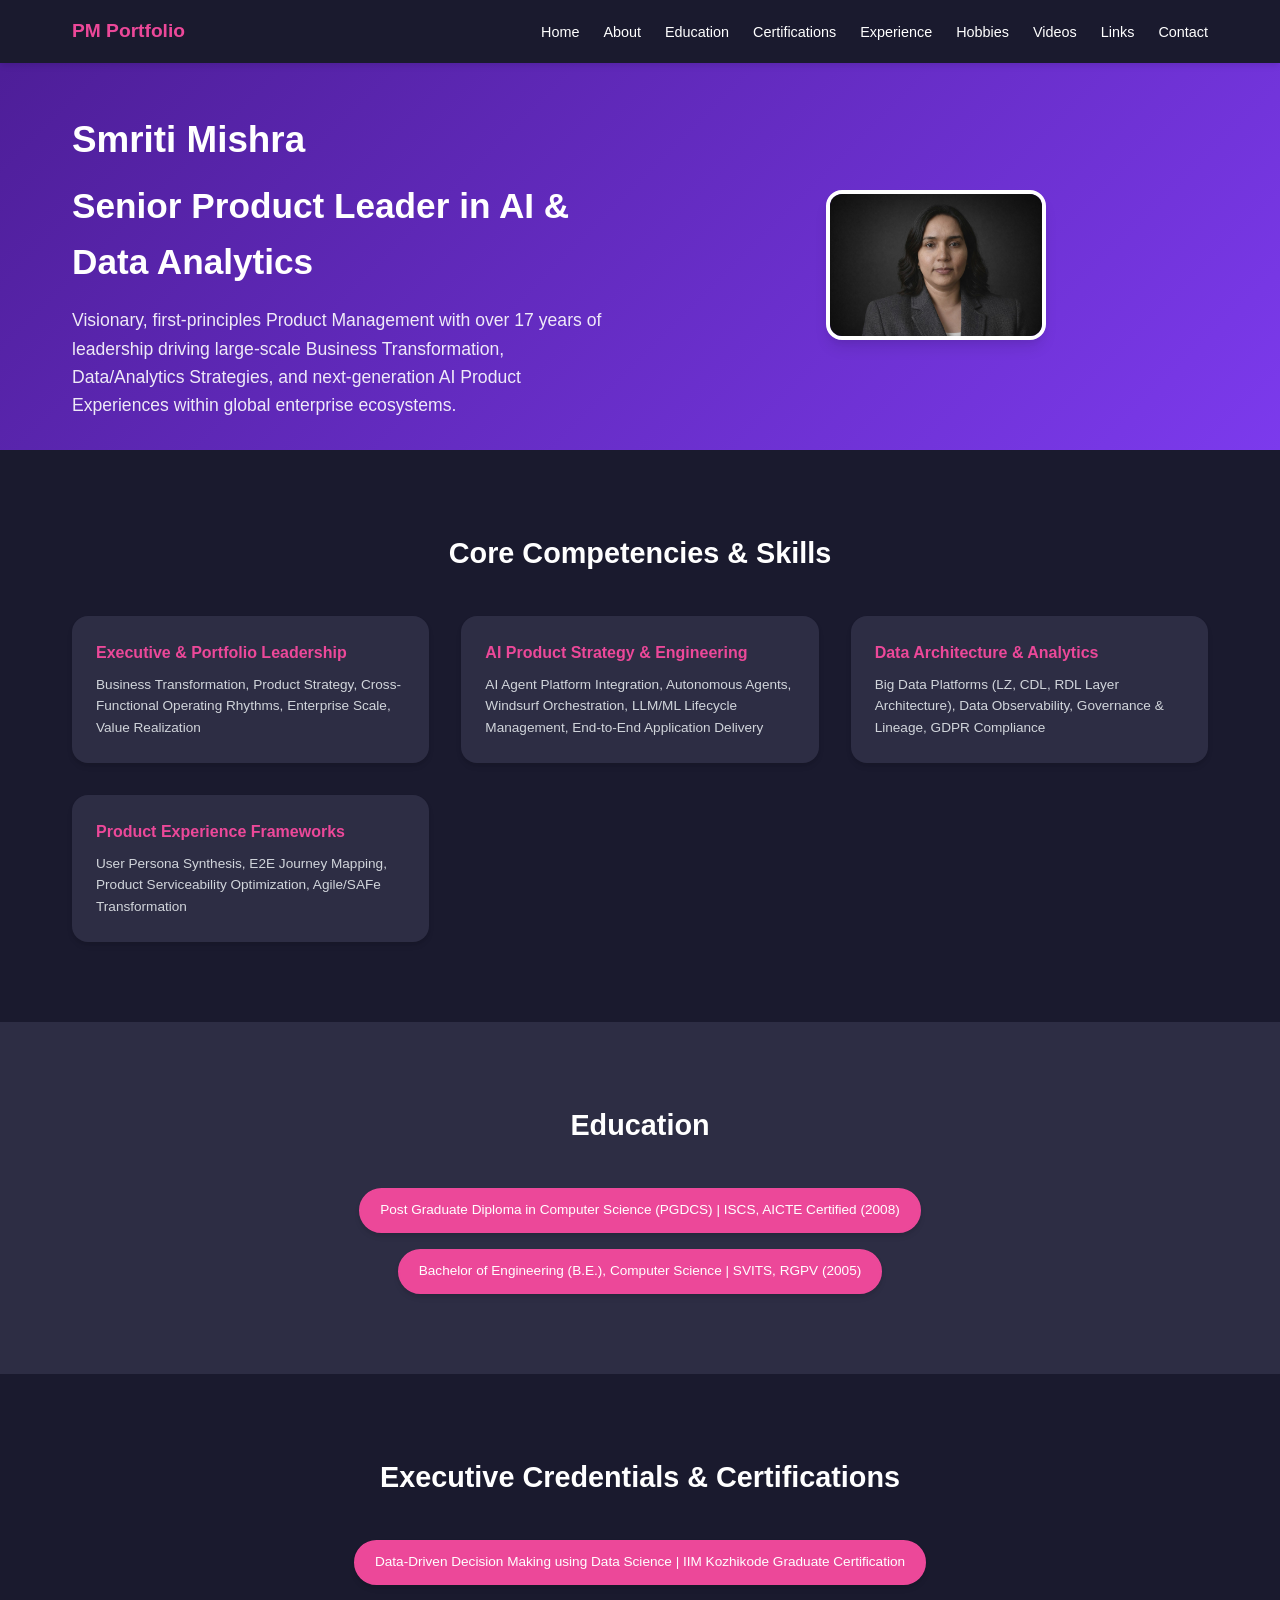
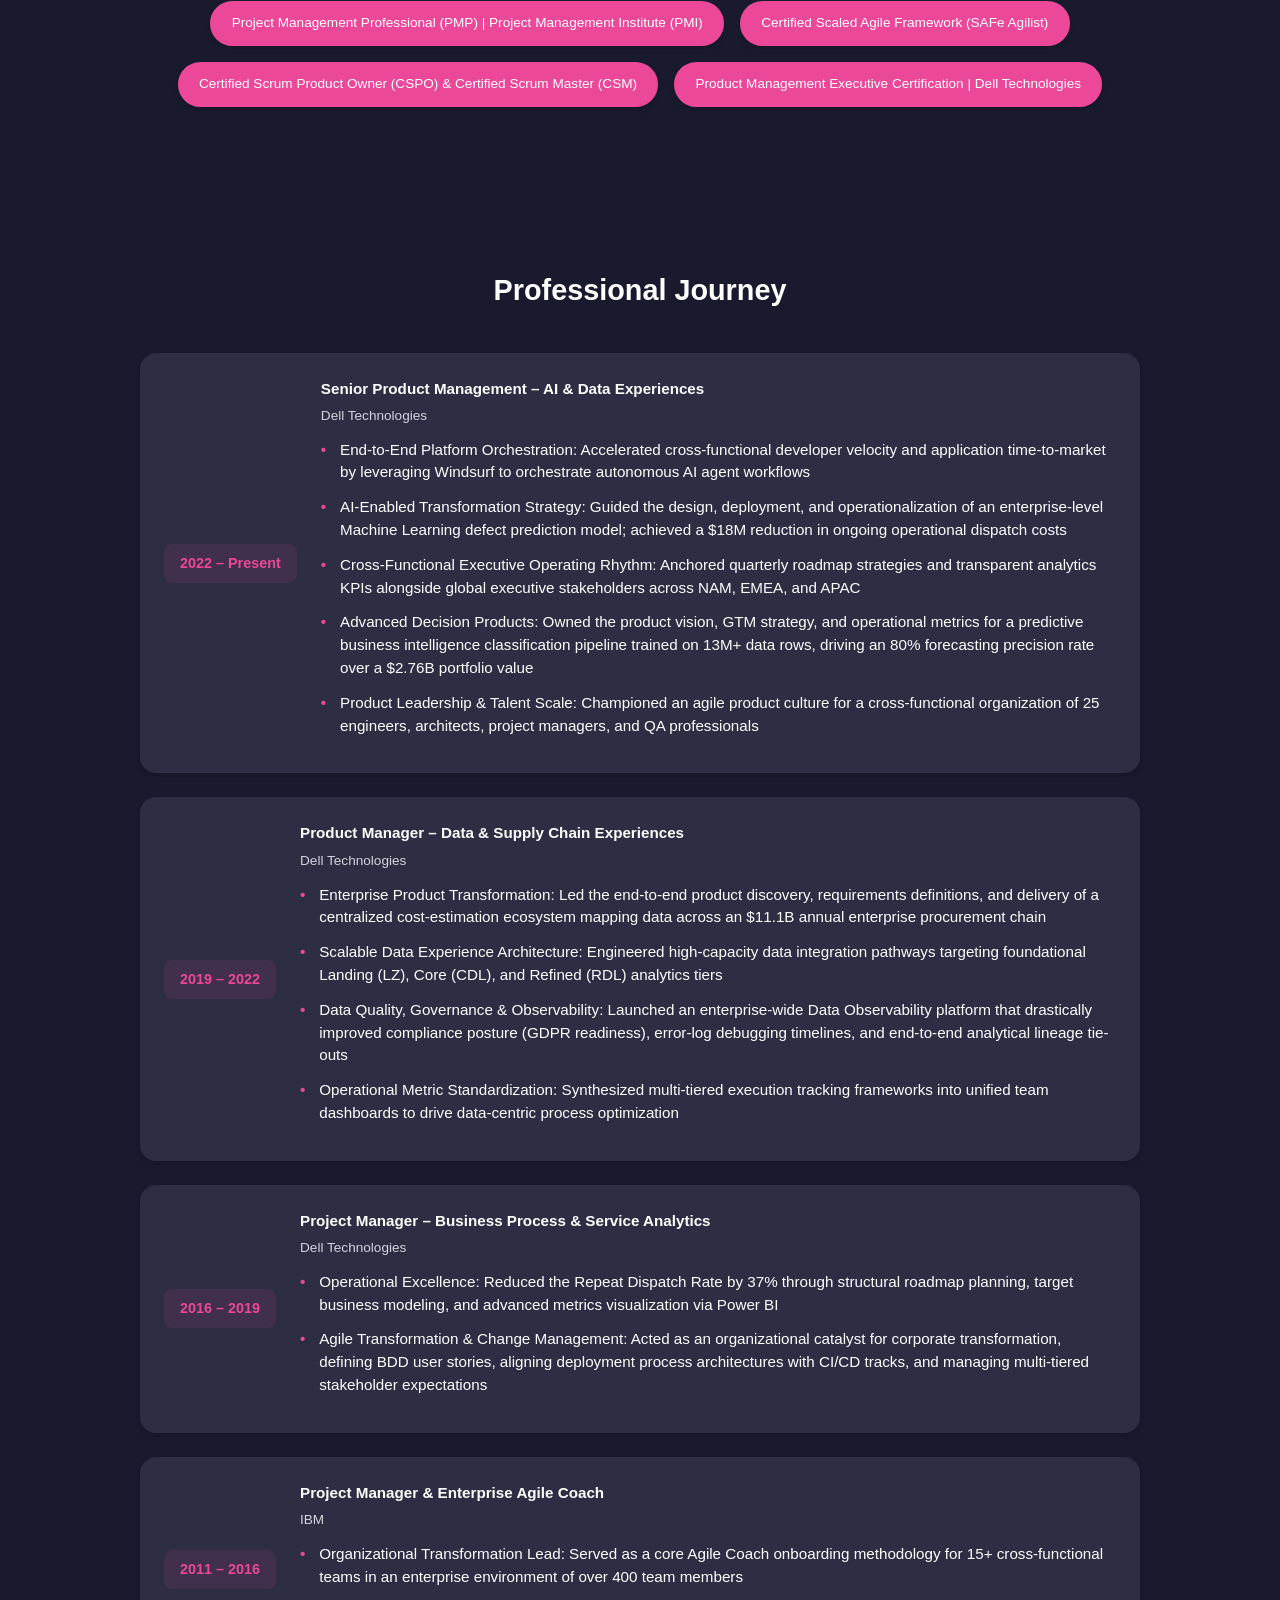
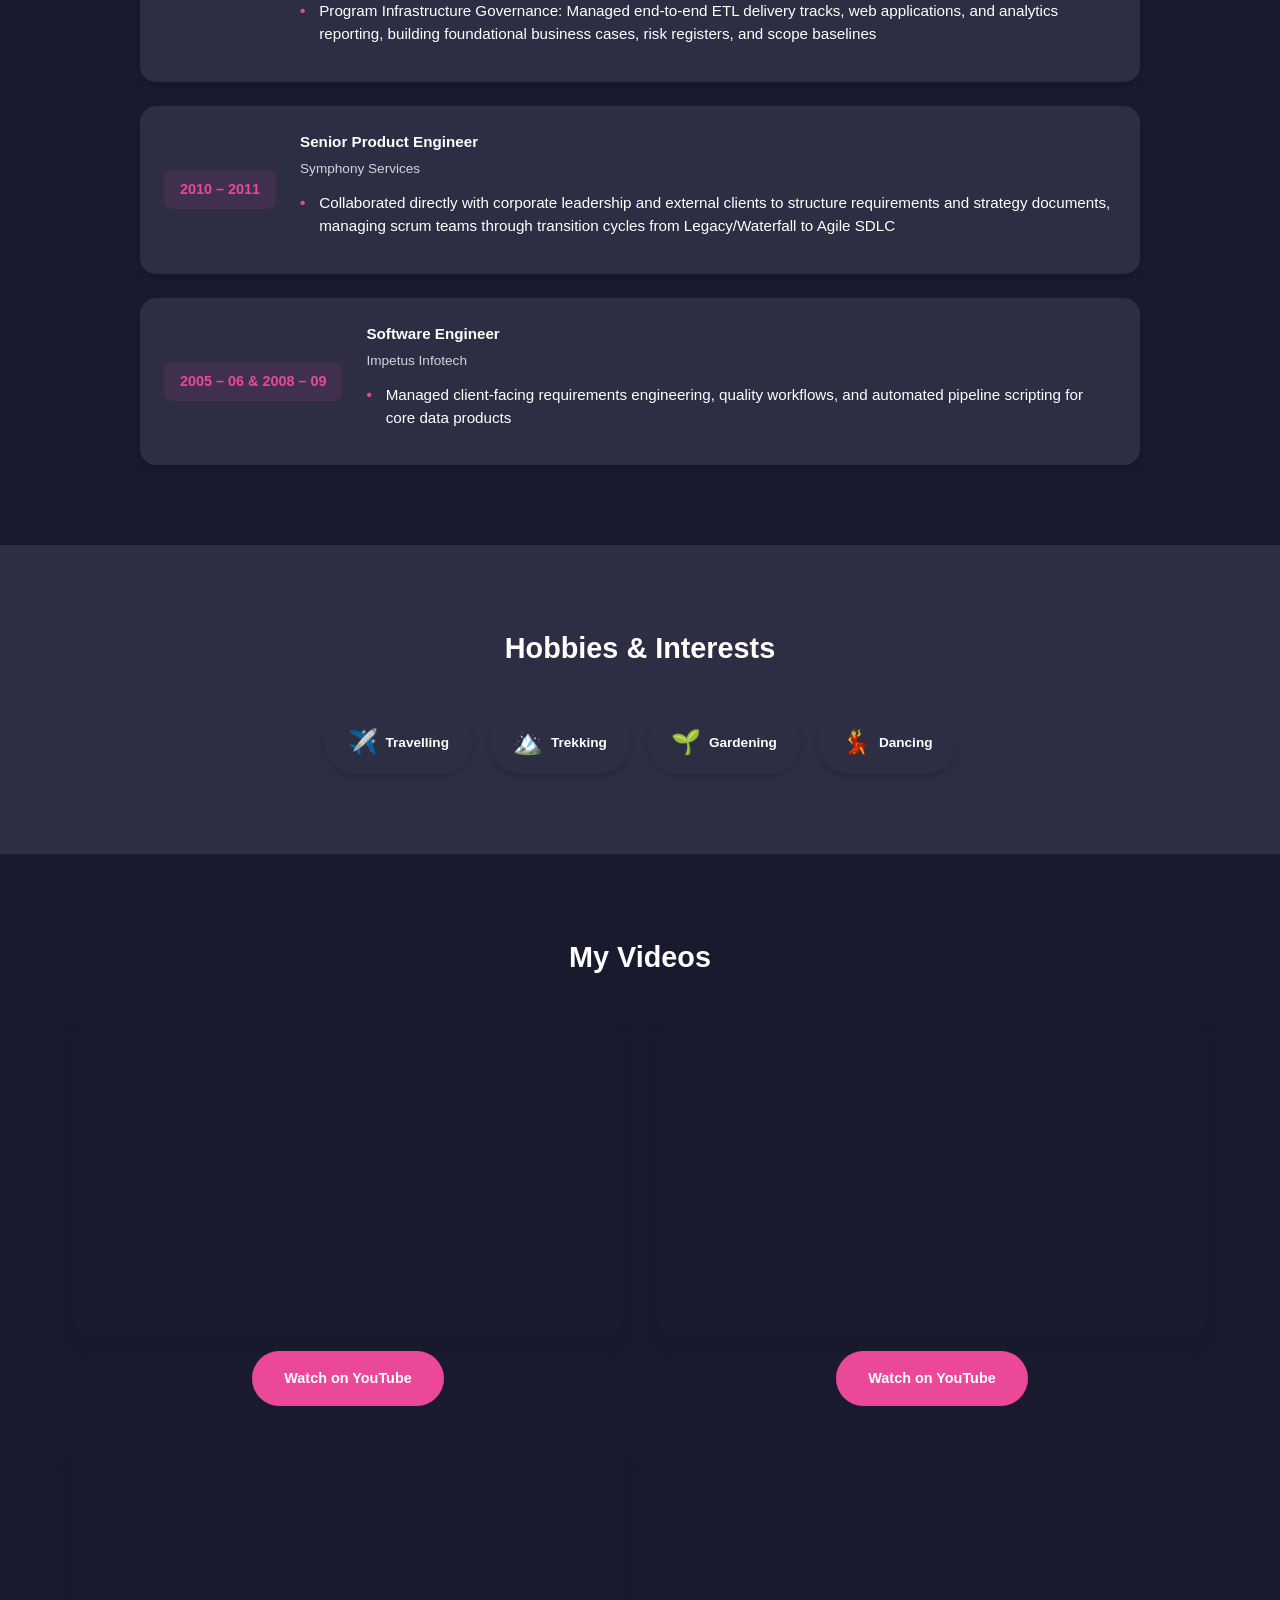
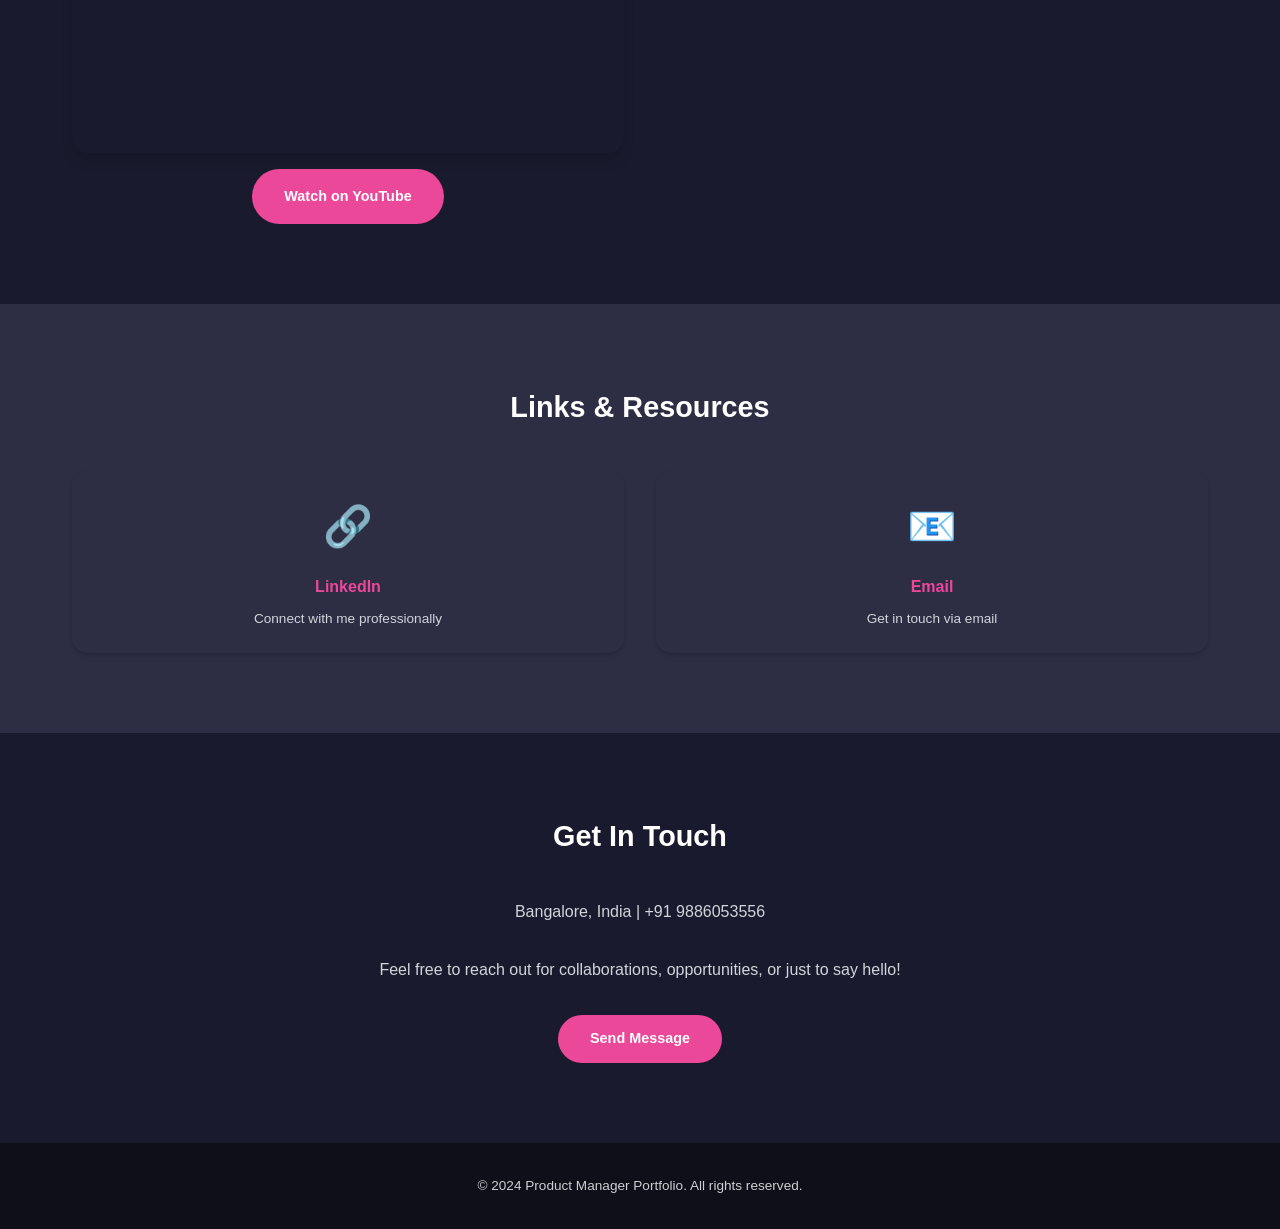
<file: index.html>
<!DOCTYPE html>
<html lang="en">
<head>
    <meta charset="UTF-8">
    <meta name="viewport" content="width=device-width, initial-scale=1.0">
    <title>Product Manager - Data Engineering & Analytics</title>
    <link rel="stylesheet" href="styles.css">
</head>
<body>
    <nav class="navbar">
        <div class="container">
            <div class="nav-brand">PM Portfolio</div>
            <ul class="nav-menu">
                <li><a href="#home">Home</a></li>
                <li><a href="#about">About</a></li>
                <li><a href="#education">Education</a></li>
                <li><a href="#certifications">Certifications</a></li>
                <li><a href="#experience">Experience</a></li>
                <li><a href="#hobbies">Hobbies</a></li>
                <li><a href="#videos">Videos</a></li>
                <li><a href="#links">Links</a></li>
                <li><a href="#contact">Contact</a></li>
            </ul>
        </div>
    </nav>

    <section id="home" class="hero">
        <div class="container">
            <div class="hero-content">
                <h3 class="profile-name">Smriti Mishra</h3>
                <h1 class="hero-title">Senior Product Leader in AI & Data Analytics</h1>
                <p class="hero-subtitle">Visionary, first-principles Product Management with over 17 years of leadership driving large-scale Business Transformation, Data/Analytics Strategies, and next-generation AI Product Experiences within global enterprise ecosystems.</p>
            </div>
            <div class="hero-image">
                <img src="Mypropic.jpg" alt="Profile Picture" class="profile-img">
            </div>
        </div>
    </section>

    <section id="about" class="section">
        <div class="container">
            <h2 class="section-title">Core Competencies & Skills</h2>
            <div class="skills-grid">
                <div class="skill-card">
                    <h3>Executive & Portfolio Leadership</h3>
                    <p>Business Transformation, Product Strategy, Cross-Functional Operating Rhythms, Enterprise Scale, Value Realization</p>
                </div>
                <div class="skill-card">
                    <h3>AI Product Strategy & Engineering</h3>
                    <p>AI Agent Platform Integration, Autonomous Agents, Windsurf Orchestration, LLM/ML Lifecycle Management, End-to-End Application Delivery</p>
                </div>
                <div class="skill-card">
                    <h3>Data Architecture & Analytics</h3>
                    <p>Big Data Platforms (LZ, CDL, RDL Layer Architecture), Data Observability, Governance & Lineage, GDPR Compliance</p>
                </div>
                <div class="skill-card">
                    <h3>Product Experience Frameworks</h3>
                    <p>User Persona Synthesis, E2E Journey Mapping, Product Serviceability Optimization, Agile/SAFe Transformation</p>
                </div>
            </div>
        </div>
    </section>

    <section id="education" class="section alt-bg">
        <div class="container">
            <h2 class="section-title">Education</h2>
            <div class="badges-container">
                <span class="badge">Post Graduate Diploma in Computer Science (PGDCS) | ISCS, AICTE Certified (2008)</span>
                <span class="badge">Bachelor of Engineering (B.E.), Computer Science | SVITS, RGPV (2005)</span>
            </div>
        </div>
    </section>

    <section id="certifications" class="section">
        <div class="container">
            <h2 class="section-title">Executive Credentials & Certifications</h2>
            <div class="badges-container">
                <span class="badge">Data-Driven Decision Making using Data Science | IIM Kozhikode Graduate Certification</span>
                <span class="badge">Project Management Professional (PMP) | Project Management Institute (PMI)</span>
                <span class="badge">Certified Scaled Agile Framework (SAFe Agilist)</span>
                <span class="badge">Certified Scrum Product Owner (CSPO) & Certified Scrum Master (CSM)</span>
                <span class="badge">Product Management Executive Certification | Dell Technologies</span>
            </div>
        </div>
    </section>

    <section id="experience" class="section">
        <div class="container">
            <h2 class="section-title">Professional Journey</h2>
            <div class="timeline">
                <div class="timeline-item">
                    <div class="timeline-year">2022 – Present</div>
                    <div class="timeline-content">
                        <h3>Senior Product Management – AI & Data Experiences</h3>
                        <p>Dell Technologies</p>
                        <ul>
                            <li>End-to-End Platform Orchestration: Accelerated cross-functional developer velocity and application time-to-market by leveraging Windsurf to orchestrate autonomous AI agent workflows</li>
                            <li>AI-Enabled Transformation Strategy: Guided the design, deployment, and operationalization of an enterprise-level Machine Learning defect prediction model; achieved a $18M reduction in ongoing operational dispatch costs</li>
                            <li>Cross-Functional Executive Operating Rhythm: Anchored quarterly roadmap strategies and transparent analytics KPIs alongside global executive stakeholders across NAM, EMEA, and APAC</li>
                            <li>Advanced Decision Products: Owned the product vision, GTM strategy, and operational metrics for a predictive business intelligence classification pipeline trained on 13M+ data rows, driving an 80% forecasting precision rate over a $2.76B portfolio value</li>
                            <li>Product Leadership & Talent Scale: Championed an agile product culture for a cross-functional organization of 25 engineers, architects, project managers, and QA professionals</li>
                        </ul>
                    </div>
                </div>
                <div class="timeline-item">
                    <div class="timeline-year">2019 – 2022</div>
                    <div class="timeline-content">
                        <h3>Product Manager – Data & Supply Chain Experiences</h3>
                        <p>Dell Technologies</p>
                        <ul>
                            <li>Enterprise Product Transformation: Led the end-to-end product discovery, requirements definitions, and delivery of a centralized cost-estimation ecosystem mapping data across an $11.1B annual enterprise procurement chain</li>
                            <li>Scalable Data Experience Architecture: Engineered high-capacity data integration pathways targeting foundational Landing (LZ), Core (CDL), and Refined (RDL) analytics tiers</li>
                            <li>Data Quality, Governance & Observability: Launched an enterprise-wide Data Observability platform that drastically improved compliance posture (GDPR readiness), error-log debugging timelines, and end-to-end analytical lineage tie-outs</li>
                            <li>Operational Metric Standardization: Synthesized multi-tiered execution tracking frameworks into unified team dashboards to drive data-centric process optimization</li>
                        </ul>
                    </div>
                </div>
                <div class="timeline-item">
                    <div class="timeline-year">2016 – 2019</div>
                    <div class="timeline-content">
                        <h3>Project Manager – Business Process & Service Analytics</h3>
                        <p>Dell Technologies</p>
                        <ul>
                            <li>Operational Excellence: Reduced the Repeat Dispatch Rate by 37% through structural roadmap planning, target business modeling, and advanced metrics visualization via Power BI</li>
                            <li>Agile Transformation & Change Management: Acted as an organizational catalyst for corporate transformation, defining BDD user stories, aligning deployment process architectures with CI/CD tracks, and managing multi-tiered stakeholder expectations</li>
                        </ul>
                    </div>
                </div>
                <div class="timeline-item">
                    <div class="timeline-year">2011 – 2016</div>
                    <div class="timeline-content">
                        <h3>Project Manager & Enterprise Agile Coach</h3>
                        <p>IBM</p>
                        <ul>
                            <li>Organizational Transformation Lead: Served as a core Agile Coach onboarding methodology for 15+ cross-functional teams in an enterprise environment of over 400 team members</li>
                            <li>Program Infrastructure Governance: Managed end-to-end ETL delivery tracks, web applications, and analytics reporting, building foundational business cases, risk registers, and scope baselines</li>
                        </ul>
                    </div>
                </div>
                <div class="timeline-item">
                    <div class="timeline-year">2010 – 2011</div>
                    <div class="timeline-content">
                        <h3>Senior Product Engineer</h3>
                        <p>Symphony Services</p>
                        <ul>
                            <li>Collaborated directly with corporate leadership and external clients to structure requirements and strategy documents, managing scrum teams through transition cycles from Legacy/Waterfall to Agile SDLC</li>
                        </ul>
                    </div>
                </div>
                <div class="timeline-item">
                    <div class="timeline-year">2005 – 06 & 2008 – 09</div>
                    <div class="timeline-content">
                        <h3>Software Engineer</h3>
                        <p>Impetus Infotech</p>
                        <ul>
                            <li>Managed client-facing requirements engineering, quality workflows, and automated pipeline scripting for core data products</li>
                        </ul>
                    </div>
                </div>
            </div>
        </div>
    </section>

    <section id="hobbies" class="section alt-bg">
        <div class="container">
            <h2 class="section-title">Hobbies & Interests</h2>
            <div class="hobbies-grid">
                <div class="hobby-card">
                    <div class="hobby-icon">✈️</div>
                    <h3>Travelling</h3>
                </div>
                <div class="hobby-card">
                    <div class="hobby-icon">🏔️</div>
                    <h3>Trekking</h3>
                </div>
                <div class="hobby-card">
                    <div class="hobby-icon">🌱</div>
                    <h3>Gardening</h3>
                </div>
                <div class="hobby-card">
                    <div class="hobby-icon">💃</div>
                    <h3>Dancing</h3>
                </div>
            </div>
        </div>
    </section>

    <section id="videos" class="section">
        <div class="container">
            <h2 class="section-title">My Videos</h2>
            <div class="videos-grid">
                <div class="video-item">
                    <div class="video-container">
                        <iframe 
                            width="560" 
                            height="315" 
                            src="https://www.youtube.com/embed/CSNLWpjMncM" 
                            title="YouTube video player" 
                            frameborder="0" 
                            allow="accelerometer; autoplay; clipboard-write; encrypted-media; gyroscope; picture-in-picture" 
                            allowfullscreen>
                        </iframe>
                    </div>
                    <div class="video-link">
                        <a href="https://youtu.be/CSNLWpjMncM?si=mbvb1TuuiVir0BIC" target="_blank" class="cta-button">
                            Watch on YouTube
                        </a>
                    </div>
                </div>
                <div class="video-item">
                    <div class="video-container">
                        <iframe 
                            width="560" 
                            height="315" 
                            src="https://www.youtube.com/embed/1yFPKN8WwF4" 
                            title="YouTube video player" 
                            frameborder="0" 
                            allow="accelerometer; autoplay; clipboard-write; encrypted-media; gyroscope; picture-in-picture" 
                            allowfullscreen>
                        </iframe>
                    </div>
                    <div class="video-link">
                        <a href="https://www.youtube.com/watch?v=1yFPKN8WwF4" target="_blank" class="cta-button">
                            Watch on YouTube
                        </a>
                    </div>
                </div>
                <div class="video-item">
                    <div class="video-container">
                        <iframe 
                            width="560" 
                            height="315" 
                            src="https://www.youtube.com/embed/O_No6WPu_cI" 
                            title="YouTube video player" 
                            frameborder="0" 
                            allow="accelerometer; autoplay; clipboard-write; encrypted-media; gyroscope; picture-in-picture" 
                            allowfullscreen>
                        </iframe>
                    </div>
                    <div class="video-link">
                        <a href="https://youtu.be/O_No6WPu_cI?si=4Z2Bli6o_mVD7lUH" target="_blank" class="cta-button">
                            Watch on YouTube
                        </a>
                    </div>
                </div>
            </div>
        </div>
    </section>

    <section id="links" class="section alt-bg">
        <div class="container">
            <h2 class="section-title">Links & Resources</h2>
            <div class="links-grid">
                <a href="https://www.linkedin.com/in/the-smriti-mishra/" target="_blank" class="link-card">
                    <div class="link-icon">🔗</div>
                    <h3>LinkedIn</h3>
                    <p>Connect with me professionally</p>
                </a>
                <a href="mailto:smritimishra19@gmail.com" class="link-card">
                    <div class="link-icon">📧</div>
                    <h3>Email</h3>
                    <p>Get in touch via email</p>
                </a>
            </div>
        </div>
    </section>

    <section id="contact" class="section">
        <div class="container">
            <h2 class="section-title">Get In Touch</h2>
            <div class="contact-info">
                <p>Bangalore, India | +91 9886053556</p>
                <p>Feel free to reach out for collaborations, opportunities, or just to say hello!</p>
                <a href="mailto:smritimishra19@gmail.com" class="contact-button">Send Message</a>
            </div>
        </div>
    </section>

    <footer class="footer">
        <div class="container">
            <p>&copy; 2024 Product Manager Portfolio. All rights reserved.</p>
        </div>
    </footer>

    <script src="script.js"></script>
</body>
</html>
</file>
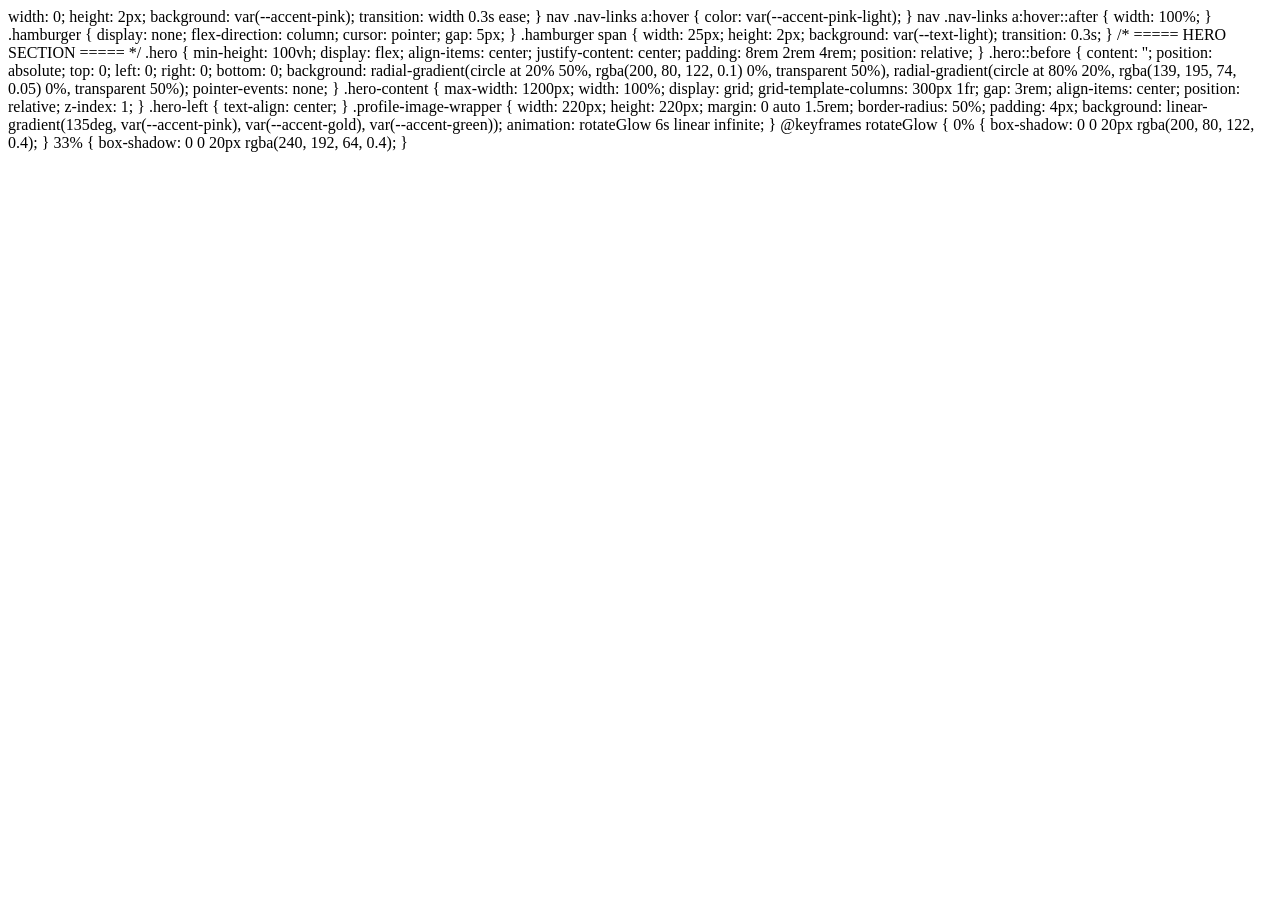
<file: MyApp.html>
<!DOCTYPE html>
            width: 0;
            height: 2px;
            background: var(--accent-pink);
            transition: width 0.3s ease;
        }

        nav .nav-links a:hover {
            color: var(--accent-pink-light);
        }

        nav .nav-links a:hover::after {
            width: 100%;
        }

        .hamburger {
            display: none;
            flex-direction: column;
            cursor: pointer;
            gap: 5px;
        }

        .hamburger span {
            width: 25px;
            height: 2px;
            background: var(--text-light);
            transition: 0.3s;
        }

        /* ===== HERO SECTION ===== */
        .hero {
            min-height: 100vh;
            display: flex;
            align-items: center;
            justify-content: center;
            padding: 8rem 2rem 4rem;
            position: relative;
        }

        .hero::before {
            content: '';
            position: absolute;
            top: 0;
            left: 0;
            right: 0;
            bottom: 0;
            background: radial-gradient(circle at 20% 50%, rgba(200, 80, 122, 0.1) 0%, transparent 50%),
                        radial-gradient(circle at 80% 20%, rgba(139, 195, 74, 0.05) 0%, transparent 50%);
            pointer-events: none;
        }

        .hero-content {
            max-width: 1200px;
            width: 100%;
            display: grid;
            grid-template-columns: 300px 1fr;
            gap: 3rem;
            align-items: center;
            position: relative;
            z-index: 1;
        }

        .hero-left {
            text-align: center;
        }

        .profile-image-wrapper {
            width: 220px;
            height: 220px;
            margin: 0 auto 1.5rem;
            border-radius: 50%;
            padding: 4px;
            background: linear-gradient(135deg, var(--accent-pink), var(--accent-gold), var(--accent-green));
            animation: rotateGlow 6s linear infinite;
        }

        @keyframes rotateGlow {
            0% { box-shadow: 0 0 20px rgba(200, 80, 122, 0.4); }
            33% { box-shadow: 0 0 20px rgba(240, 192, 64, 0.4); }
</html>
</file>
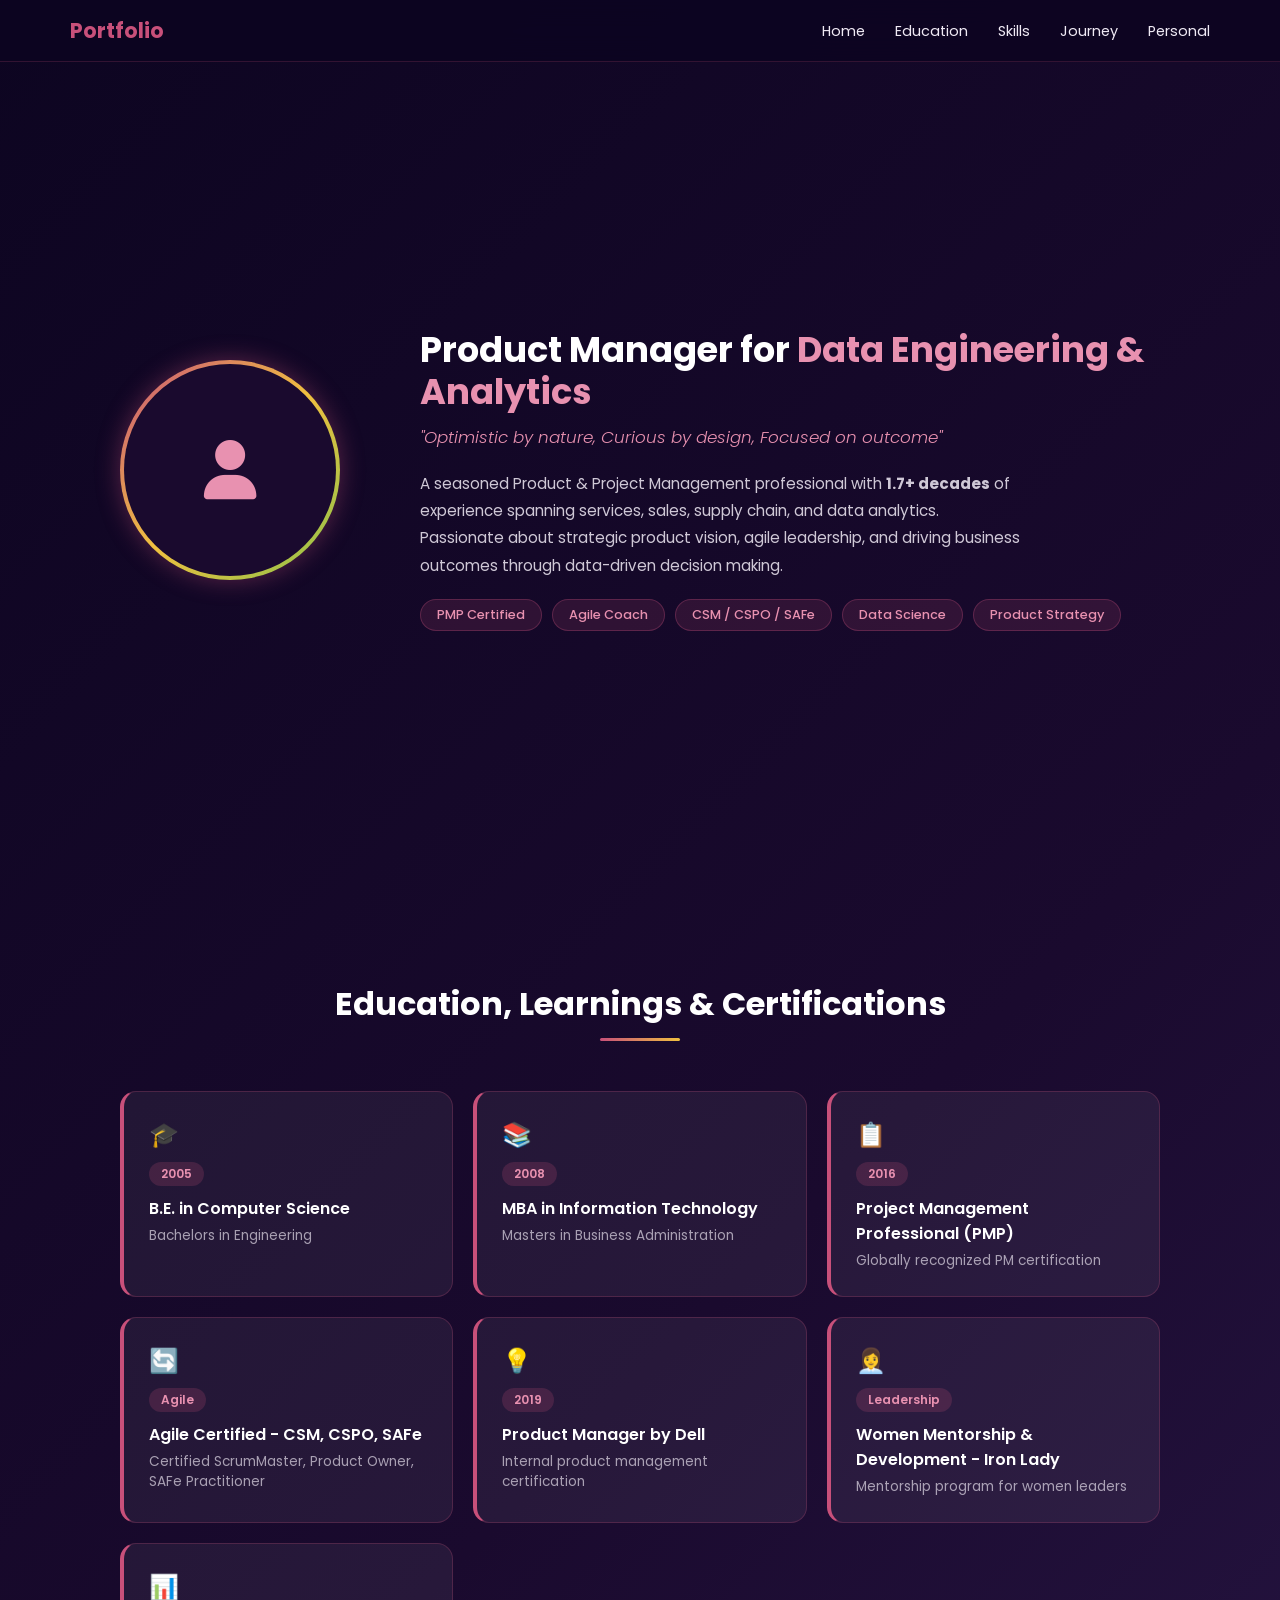
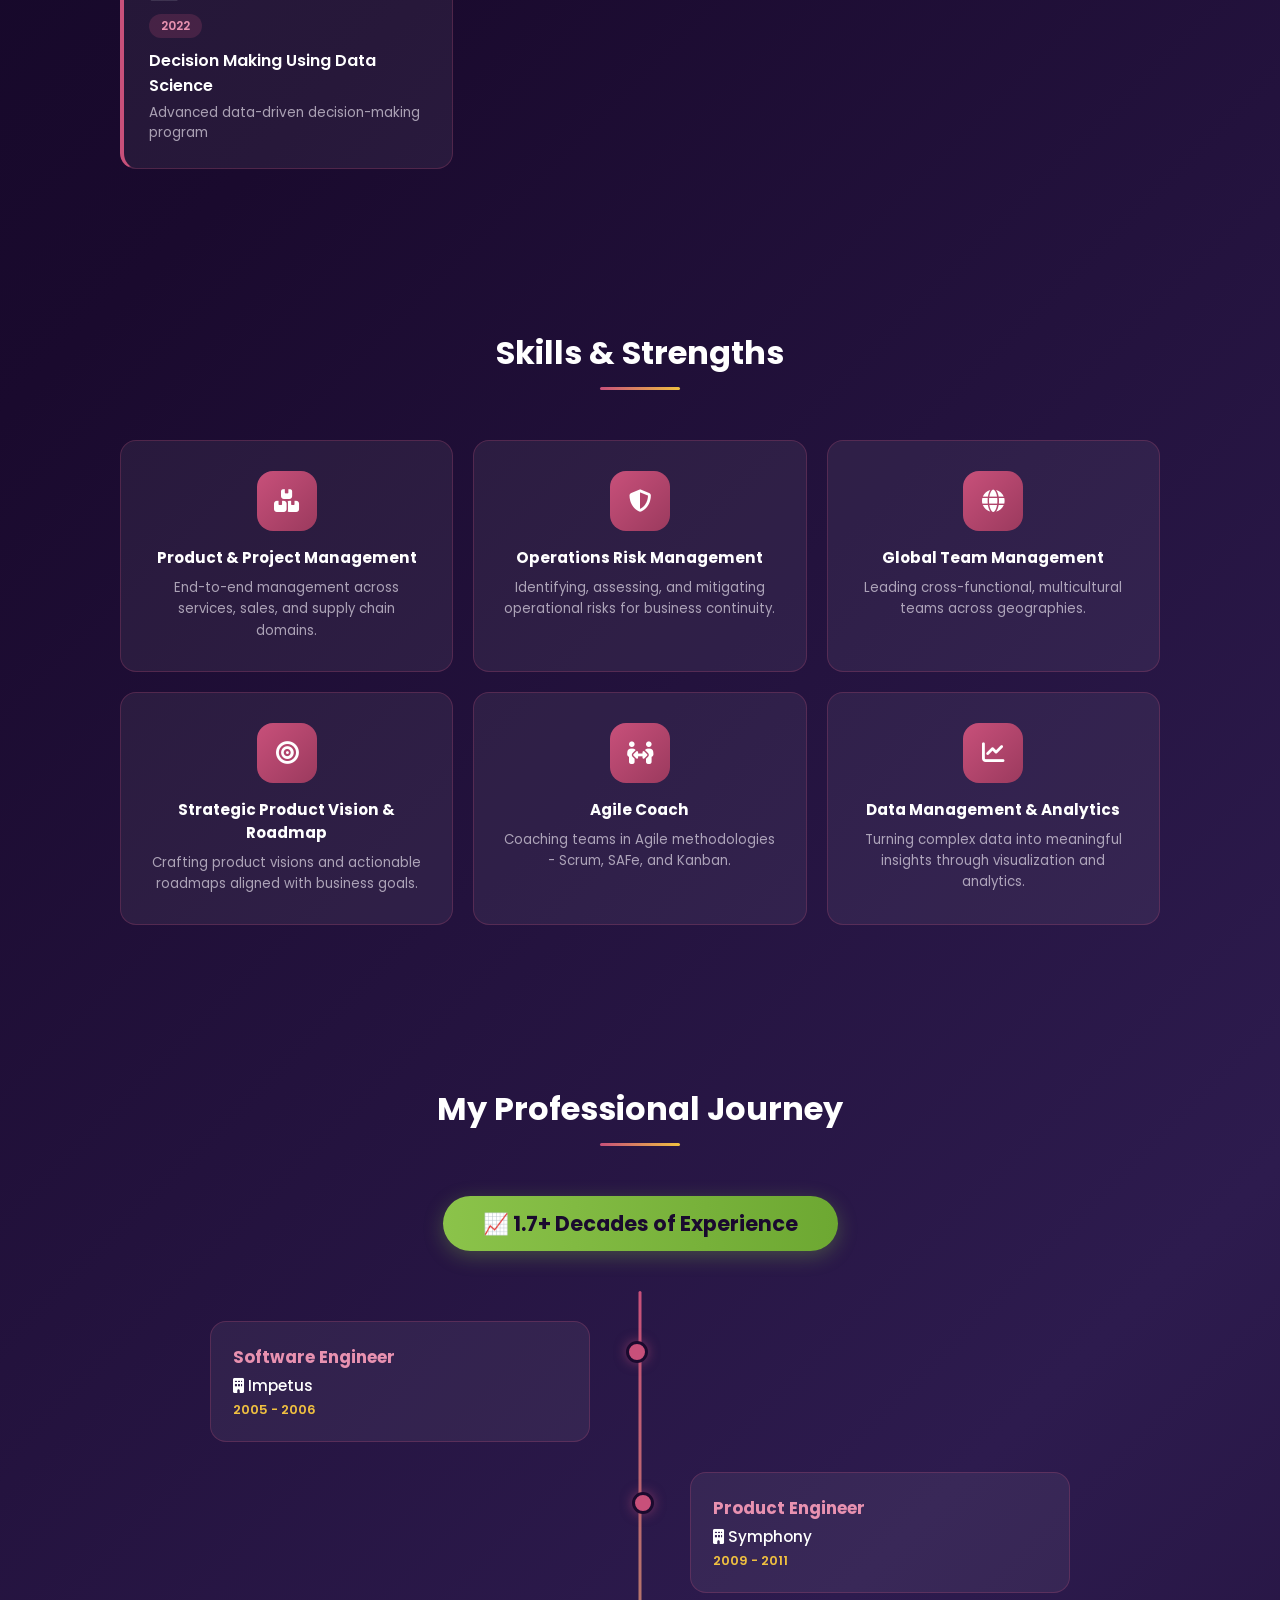
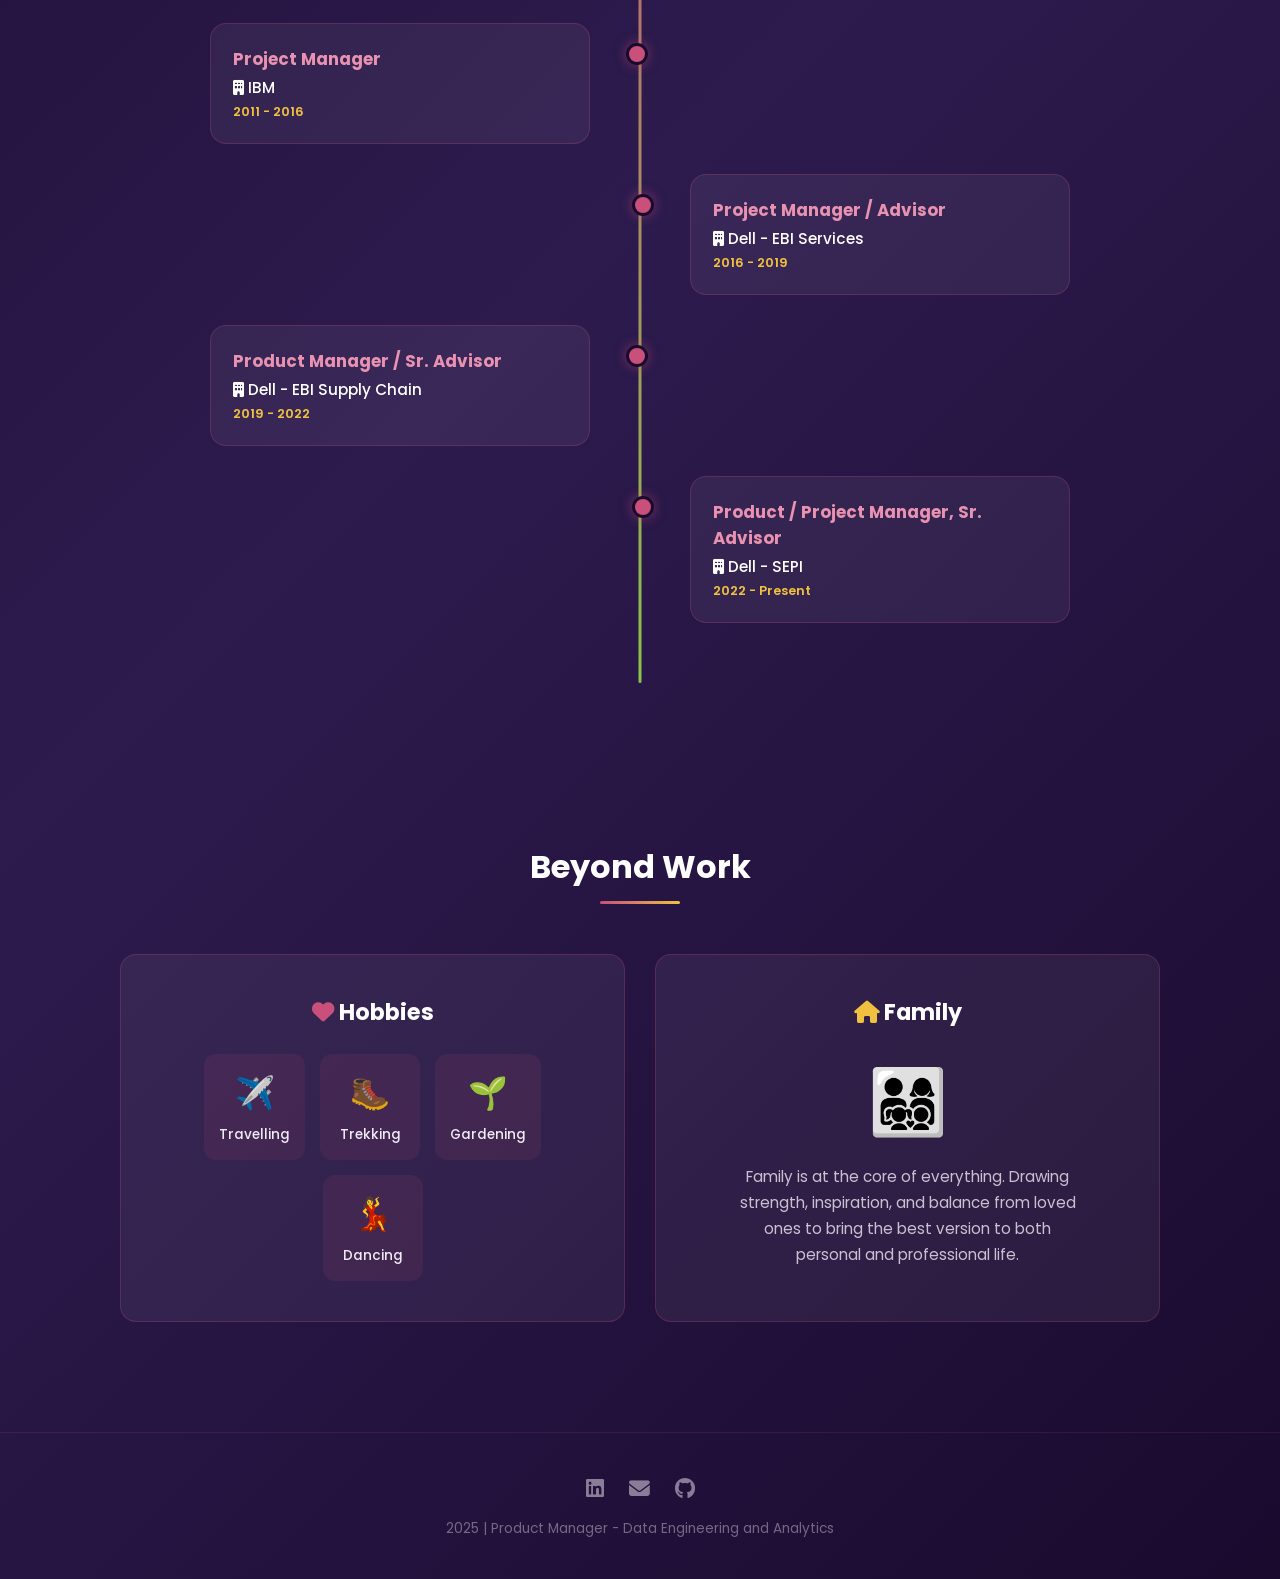
<file: MyPage.html>
<!DOCTYPE html>
                        <html lang="en">
                        <head>
                            <meta charset="UTF-8">
                            <meta name="viewport" content="width=device-width, initial-scale=1.0">
							<style>
								body {
									background-color: white; /* Ensure the iframe has a white background */
								}

								
							</style>
                        </head>
                        <body>
                            <!DOCTYPE html>
<html lang="en">
<head>
<meta charset="UTF-8">
<meta name="viewport" content="width=device-width, initial-scale=1.0">
<title>Product Manager - Data Engineering and Analytics</title>
<link href="https://fonts.googleapis.com/css2?family=Poppins:wght@300;400;500;600;700;800&display=swap" rel="stylesheet">
<link rel="stylesheet" href="https://cdnjs.cloudflare.com/ajax/libs/font-awesome/6.4.0/css/all.min.css">
<style>
* {
  margin: 0;
  padding: 0;
  box-sizing: border-box;
}

html {
  scroll-behavior: smooth;
}

body {
  font-family: Poppins, sans-serif;
  background: linear-gradient(135deg, #0d0521, #1a0a2e, #2d1b4e, #1a0a2e);
  color: #f0eaf5;
  min-height: 100vh;
}

/* NAVBAR */
nav {
  position: fixed;
  top: 0;
  width: 100%;
  z-index: 1000;
  background: rgba(13,5,33,0.95);
  backdrop-filter: blur(20px);
  border-bottom: 1px solid rgba(200,80,122,0.2);
}

.nav-container {
  max-width: 1200px;
  margin: 0 auto;
  padding: 15px 30px;
  display: flex;
  justify-content: space-between;
  align-items: center;
}

.logo {
  font-size: 1.3rem;
  color: #c8507a;
  font-weight: 700;
}

.nav-links {
  display: flex;
  list-style: none;
  gap: 30px;
}

.nav-links a {
  color: #f0eaf5;
  text-decoration: none;
  font-size: 0.9rem;
  transition: color 0.3s;
}

.nav-links a:hover {
  color: #e891b0;
}

.hamburger {
  display: none;
  flex-direction: column;
  cursor: pointer;
  gap: 5px;
}

.hamburger span {
  width: 25px;
  height: 2px;
  background: #f0eaf5;
}

/* HERO */
.hero {
  min-height: 100vh;
  display: flex;
  align-items: center;
  justify-content: center;
  padding: 120px 30px 60px;
}

.hero-content {
  max-width: 1100px;
  width: 100%;
  display: grid;
  grid-template-columns: 280px 1fr;
  gap: 50px;
  align-items: center;
}

.hero-left {
  text-align: center;
}

.profile-ring {
  width: 220px;
  height: 220px;
  margin: 0 auto 20px;
  border-radius: 50%;
  padding: 4px;
  background: linear-gradient(135deg, #c8507a, #f0c040, #8bc34a);
  box-shadow: 0 0 25px rgba(200,80,122,0.4);
}

.profile-ring .inner {
  width: 100%;
  height: 100%;
  border-radius: 50%;
  background: #1a0a2e;
  display: flex;
  align-items: center;
  justify-content: center;
  font-size: 60px;
  color: #e891b0;
  overflow: hidden;
}

.profile-ring .inner img {
  width: 100%;
  height: 100%;
  object-fit: cover;
  border-radius: 50%;
}

.hero-right h1 {
  font-size: 2.2rem;
  line-height: 1.2;
  margin-bottom: 10px;
  color: #ffffff;
}

.hero-right h1 span {
  color: #e891b0;
}

.tagline {
  font-size: 1.05rem;
  color: #e891b0;
  font-style: italic;
  font-weight: 300;
  margin-bottom: 20px;
}

.summary {
  font-size: 0.95rem;
  line-height: 1.8;
  opacity: 0.85;
  max-width: 600px;
}

.badges {
  display: flex;
  flex-wrap: wrap;
  gap: 10px;
  margin-top: 20px;
}

.badges span {
  background: rgba(200,80,122,0.15);
  border: 1px solid rgba(200,80,122,0.3);
  color: #e891b0;
  padding: 6px 16px;
  border-radius: 50px;
  font-size: 0.8rem;
  font-weight: 500;
}

/* SECTIONS */
.section {
  padding: 80px 30px;
  max-width: 1100px;
  margin: 0 auto;
}

.section-title {
  text-align: center;
  margin-bottom: 50px;
}

.section-title h2 {
  font-size: 2rem;
  color: #ffffff;
  margin-bottom: 10px;
}

.section-title .line {
  width: 80px;
  height: 3px;
  background: linear-gradient(90deg, #c8507a, #f0c040);
  margin: 0 auto;
  border-radius: 2px;
}

/* EDUCATION CARDS */
.edu-grid {
  display: grid;
  grid-template-columns: repeat(auto-fit, minmax(300px, 1fr));
  gap: 20px;
}

.edu-card {
  background: rgba(255,255,255,0.06);
  border: 1px solid rgba(200,80,122,0.25);
  border-radius: 16px;
  padding: 25px;
  border-left: 4px solid #c8507a;
  transition: transform 0.3s, box-shadow 0.3s;
}

.edu-card:hover {
  transform: translateY(-5px);
  box-shadow: 0 15px 40px rgba(200,80,122,0.15);
}

.edu-card .year-badge {
  display: inline-block;
  background: rgba(200,80,122,0.2);
  color: #e891b0;
  padding: 3px 12px;
  border-radius: 50px;
  font-size: 0.75rem;
  font-weight: 600;
  margin-bottom: 10px;
}

.edu-card .emoji {
  font-size: 1.5rem;
  margin-bottom: 8px;
}

.edu-card h3 {
  font-size: 1rem;
  color: #ffffff;
  font-weight: 600;
  margin-bottom: 5px;
}

.edu-card p {
  color: #f0eaf5;
  opacity: 0.65;
  font-size: 0.85rem;
}

/* SKILLS */
.skills-grid {
  display: grid;
  grid-template-columns: repeat(auto-fit, minmax(260px, 1fr));
  gap: 20px;
}

.skill-card {
  background: rgba(255,255,255,0.06);
  border: 1px solid rgba(200,80,122,0.25);
  border-radius: 16px;
  padding: 30px;
  text-align: center;
  transition: transform 0.3s, box-shadow 0.3s;
}

.skill-card:hover {
  transform: translateY(-5px);
  box-shadow: 0 15px 40px rgba(200,80,122,0.15);
  border-color: #c8507a;
}

.skill-icon-box {
  width: 60px;
  height: 60px;
  background: linear-gradient(135deg, #c8507a, #9b3a5e);
  border-radius: 16px;
  display: flex;
  align-items: center;
  justify-content: center;
  margin: 0 auto 15px;
  font-size: 1.4rem;
  color: #ffffff;
}

.skill-card h3 {
  font-size: 0.95rem;
  color: #ffffff;
  margin-bottom: 8px;
}

.skill-card p {
  font-size: 0.83rem;
  color: #f0eaf5;
  opacity: 0.65;
  line-height: 1.6;
}

/* TIMELINE */
.decade-badge {
  text-align: center;
  margin-bottom: 40px;
}

.decade-badge span {
  display: inline-block;
  background: linear-gradient(90deg, #8bc34a, #6da832);
  color: #1a0a2e;
  padding: 12px 40px;
  border-radius: 50px;
  font-size: 1.3rem;
  font-weight: 700;
  box-shadow: 0 5px 20px rgba(139,195,74,0.3);
}

.timeline {
  position: relative;
  padding: 30px 0;
}

.timeline::before {
  content: "";
  position: absolute;
  top: 0;
  left: 50%;
  transform: translateX(-50%);
  width: 3px;
  height: 100%;
  background: linear-gradient(180deg, #c8507a, #8bc34a);
  border-radius: 2px;
}

.tl-item {
  display: flex;
  width: 50%;
  margin-bottom: 30px;
  position: relative;
}

.tl-item.left {
  justify-content: flex-end;
  padding-right: 50px;
}

.tl-item.right {
  justify-content: flex-start;
  margin-left: 50%;
  padding-left: 50px;
}

.tl-item::after {
  content: "";
  position: absolute;
  top: 20px;
  width: 16px;
  height: 16px;
  background: #c8507a;
  border: 3px solid #1a0a2e;
  border-radius: 50%;
  z-index: 2;
  box-shadow: 0 0 12px rgba(200,80,122,0.5);
}

.tl-item.left::after {
  right: -8px;
}

.tl-item.right::after {
  left: -8px;
}

.tl-card {
  background: rgba(255,255,255,0.06);
  border: 1px solid rgba(200,80,122,0.25);
  border-radius: 16px;
  padding: 22px;
  max-width: 380px;
  width: 100%;
  transition: transform 0.3s, box-shadow 0.3s;
}

.tl-card:hover {
  transform: translateY(-3px);
  box-shadow: 0 10px 30px rgba(200,80,122,0.15);
  border-color: #c8507a;
}

.tl-card .role {
  font-size: 1.05rem;
  font-weight: 700;
  color: #e891b0;
  margin-bottom: 4px;
}

.tl-card .company {
  font-size: 0.95rem;
  color: #ffffff;
  font-weight: 500;
  margin-bottom: 4px;
}

.tl-card .duration {
  font-size: 0.8rem;
  color: #f0c040;
  font-weight: 600;
}

/* PERSONAL */
.personal-grid {
  display: grid;
  grid-template-columns: 1fr 1fr;
  gap: 30px;
}

.personal-card {
  background: rgba(255,255,255,0.06);
  border: 1px solid rgba(200,80,122,0.25);
  border-radius: 16px;
  padding: 40px;
  text-align: center;
  transition: transform 0.3s;
}

.personal-card:hover {
  transform: translateY(-5px);
  box-shadow: 0 15px 40px rgba(200,80,122,0.12);
}

.personal-card h3 {
  font-size: 1.4rem;
  color: #ffffff;
  margin-bottom: 25px;
}

.hobbies-flex {
  display: flex;
  flex-wrap: wrap;
  justify-content: center;
  gap: 15px;
}

.hobby {
  display: flex;
  flex-direction: column;
  align-items: center;
  gap: 8px;
  padding: 15px;
  background: rgba(200,80,122,0.1);
  border-radius: 12px;
  min-width: 100px;
  transition: background 0.3s, transform 0.3s;
}

.hobby:hover {
  background: rgba(200,80,122,0.2);
  transform: scale(1.05);
}

.hobby .h-icon {
  font-size: 2rem;
}

.hobby span {
  font-size: 0.85rem;
  font-weight: 500;
}

.family-content {
  display: flex;
  flex-direction: column;
  align-items: center;
  gap: 15px;
}

.family-big-icon {
  font-size: 4rem;
}

.family-content p {
  font-size: 0.95rem;
  opacity: 0.8;
  line-height: 1.7;
  max-width: 350px;
}

/* FOOTER */
footer {
  text-align: center;
  padding: 40px 30px;
  border-top: 1px solid rgba(200,80,122,0.15);
  margin-top: 30px;
}

.social-links {
  display: flex;
  justify-content: center;
  gap: 25px;
  margin-bottom: 15px;
}

.social-links a {
  color: #f0eaf5;
  opacity: 0.5;
  font-size: 1.3rem;
  transition: all 0.3s;
  text-decoration: none;
}

.social-links a:hover {
  color: #c8507a;
  opacity: 1;
  transform: translateY(-3px);
}

footer p {
  color: #f0eaf5;
  opacity: 0.4;
  font-size: 0.85rem;
}

/* ANIMATIONS */
.fade-in {
  opacity: 0;
  transform: translateY(30px);
  transition: all 0.6s ease;
}

.fade-in.visible {
  opacity: 1;
  transform: translateY(0);
}

/* RESPONSIVE */
@media (max-width: 768px) {
  .nav-links {
    display: none;
    position: absolute;
    top: 100%;
    left: 0;
    right: 0;
    background: rgba(13,5,33,0.98);
    flex-direction: column;
    padding: 20px 30px;
    gap: 15px;
    border-bottom: 1px solid rgba(200,80,122,0.2);
  }

  .nav-links.active {
    display: flex;
  }

  .hamburger {
    display: flex;
  }

  .hero-content {
    grid-template-columns: 1fr;
    text-align: center;
  }

  .summary {
    margin: 0 auto;
  }

  .badges {
    justify-content: center;
  }

  .hero-right h1 {
    font-size: 1.7rem;
  }

  .timeline::before {
    left: 20px;
  }

  .tl-item.left,
  .tl-item.right {
    width: 100%;
    margin-left: 0;
    padding-left: 55px;
    padding-right: 0;
    justify-content: flex-start;
  }

  .tl-item.left::after,
  .tl-item.right::after {
    left: 12px;
    right: auto;
  }

  .personal-grid {
    grid-template-columns: 1fr;
  }

  .edu-grid {
    grid-template-columns: 1fr;
  }
}
</style>
</head>
<body>

<!-- NAVBAR -->
<nav>
  <div class="nav-container">
    <div class="logo">Portfolio</div>
    <ul class="nav-links" id="navLinks">
      <li><a href="#home">Home</a></li>
      <li><a href="#education">Education</a></li>
      <li><a href="#skills">Skills</a></li>
      <li><a href="#journey">Journey</a></li>
      <li><a href="#personal">Personal</a></li>
    </ul>
    <div class="hamburger" id="hamburger">
      <span></span>
      <span></span>
      <span></span>
    </div>
  </div>
</nav>

<!-- HERO -->
<section class="hero" id="home">
  <div class="hero-content">
    <div class="hero-left">
      <div class="profile-ring">
        <div class="inner">
          <!-- Replace the icon below with your photo:
               <img src="your-photo.jpg" alt="Profile Photo"> -->
          <i class="fas fa-user"></i>
        </div>
      </div>
    </div>
    <div class="hero-right">
      <h1>Product Manager for <span>Data Engineering &amp; Analytics</span></h1>
      <p class="tagline">"Optimistic by nature, Curious by design, Focused on outcome"</p>
      <p class="summary">A seasoned Product &amp; Project Management professional with <strong>1.7+ decades</strong> of experience spanning services, sales, supply chain, and data analytics. Passionate about strategic product vision, agile leadership, and driving business outcomes through data-driven decision making.</p>
      <div class="badges">
        <span>PMP Certified</span>
        <span>Agile Coach</span>
        <span>CSM / CSPO / SAFe</span>
        <span>Data Science</span>
        <span>Product Strategy</span>
      </div>
    </div>
  </div>
</section>

<!-- EDUCATION -->
<section class="section" id="education">
  <div class="section-title fade-in">
    <h2>Education, Learnings &amp; Certifications</h2>
    <div class="line"></div>
  </div>
  <div class="edu-grid">
    <div class="edu-card fade-in">
      <div class="emoji">&#127891;</div>
      <span class="year-badge">2005</span>
      <h3>B.E. in Computer Science</h3>
      <p>Bachelors in Engineering</p>
    </div>
    <div class="edu-card fade-in">
      <div class="emoji">&#128218;</div>
      <span class="year-badge">2008</span>
      <h3>MBA in Information Technology</h3>
      <p>Masters in Business Administration</p>
    </div>
    <div class="edu-card fade-in">
      <div class="emoji">&#128203;</div>
      <span class="year-badge">2016</span>
      <h3>Project Management Professional (PMP)</h3>
      <p>Globally recognized PM certification</p>
    </div>
    <div class="edu-card fade-in">
      <div class="emoji">&#128260;</div>
      <span class="year-badge">Agile</span>
      <h3>Agile Certified - CSM, CSPO, SAFe</h3>
      <p>Certified ScrumMaster, Product Owner, SAFe Practitioner</p>
    </div>
    <div class="edu-card fade-in">
      <div class="emoji">&#128161;</div>
      <span class="year-badge">2019</span>
      <h3>Product Manager by Dell</h3>
      <p>Internal product management certification</p>
    </div>
    <div class="edu-card fade-in">
      <div class="emoji">&#128105;&#8205;&#128188;</div>
      <span class="year-badge">Leadership</span>
      <h3>Women Mentorship &amp; Development - Iron Lady</h3>
      <p>Mentorship program for women leaders</p>
    </div>
    <div class="edu-card fade-in">
      <div class="emoji">&#128202;</div>
      <span class="year-badge">2022</span>
      <h3>Decision Making Using Data Science</h3>
      <p>Advanced data-driven decision-making program</p>
    </div>
  </div>
</section>

<!-- SKILLS -->
<section class="section" id="skills">
  <div class="section-title fade-in">
    <h2>Skills &amp; Strengths</h2>
    <div class="line"></div>
  </div>
  <div class="skills-grid">
    <div class="skill-card fade-in">
      <div class="skill-icon-box"><i class="fas fa-boxes-stacked"></i></div>
      <h3>Product &amp; Project Management</h3>
      <p>End-to-end management across services, sales, and supply chain domains.</p>
    </div>
    <div class="skill-card fade-in">
      <div class="skill-icon-box"><i class="fas fa-shield-halved"></i></div>
      <h3>Operations Risk Management</h3>
      <p>Identifying, assessing, and mitigating operational risks for business continuity.</p>
    </div>
    <div class="skill-card fade-in">
      <div class="skill-icon-box"><i class="fas fa-globe"></i></div>
      <h3>Global Team Management</h3>
      <p>Leading cross-functional, multicultural teams across geographies.</p>
    </div>
    <div class="skill-card fade-in">
      <div class="skill-icon-box"><i class="fas fa-bullseye"></i></div>
      <h3>Strategic Product Vision &amp; Roadmap</h3>
      <p>Crafting product visions and actionable roadmaps aligned with business goals.</p>
    </div>
    <div class="skill-card fade-in">
      <div class="skill-icon-box"><i class="fas fa-people-arrows"></i></div>
      <h3>Agile Coach</h3>
      <p>Coaching teams in Agile methodologies - Scrum, SAFe, and Kanban.</p>
    </div>
    <div class="skill-card fade-in">
      <div class="skill-icon-box"><i class="fas fa-chart-line"></i></div>
      <h3>Data Management &amp; Analytics</h3>
      <p>Turning complex data into meaningful insights through visualization and analytics.</p>
    </div>
  </div>
</section>

<!-- PROFESSIONAL JOURNEY -->
<section class="section" id="journey">
  <div class="section-title fade-in">
    <h2>My Professional Journey</h2>
    <div class="line"></div>
  </div>
  <div class="decade-badge fade-in">
    <span>&#128200; 1.7+ Decades of Experience</span>
  </div>
  <div class="timeline">
    <div class="tl-item left fade-in">
      <div class="tl-card">
        <div class="role">Software Engineer</div>
        <div class="company"><i class="fas fa-building"></i> Impetus</div>
        <div class="duration">2005 - 2006</div>
      </div>
    </div>
    <div class="tl-item right fade-in">
      <div class="tl-card">
        <div class="role">Product Engineer</div>
        <div class="company"><i class="fas fa-building"></i> Symphony</div>
        <div class="duration">2009 - 2011</div>
      </div>
    </div>
    <div class="tl-item left fade-in">
      <div class="tl-card">
        <div class="role">Project Manager</div>
        <div class="company"><i class="fas fa-building"></i> IBM</div>
        <div class="duration">2011 - 2016</div>
      </div>
    </div>
    <div class="tl-item right fade-in">
      <div class="tl-card">
        <div class="role">Project Manager / Advisor</div>
        <div class="company"><i class="fas fa-building"></i> Dell - EBI Services</div>
        <div class="duration">2016 - 2019</div>
      </div>
    </div>
    <div class="tl-item left fade-in">
      <div class="tl-card">
        <div class="role">Product Manager / Sr. Advisor</div>
        <div class="company"><i class="fas fa-building"></i> Dell - EBI Supply Chain</div>
        <div class="duration">2019 - 2022</div>
      </div>
    </div>
    <div class="tl-item right fade-in">
      <div class="tl-card">
        <div class="role">Product / Project Manager, Sr. Advisor</div>
        <div class="company"><i class="fas fa-building"></i> Dell - SEPI</div>
        <div class="duration">2022 - Present</div>
      </div>
    </div>
  </div>
</section>

<!-- PERSONAL -->
<section class="section" id="personal">
  <div class="section-title fade-in">
    <h2>Beyond Work</h2>
    <div class="line"></div>
  </div>
  <div class="personal-grid">
    <div class="personal-card fade-in">
      <h3><i class="fas fa-heart" style="color:#c8507a"></i> Hobbies</h3>
      <div class="hobbies-flex">
        <div class="hobby">
          <span class="h-icon">&#9992;&#65039;</span>
          <span>Travelling</span>
        </div>
        <div class="hobby">
          <span class="h-icon">&#129406;</span>
          <span>Trekking</span>
        </div>
        <div class="hobby">
          <span class="h-icon">&#127793;</span>
          <span>Gardening</span>
        </div>
        <div class="hobby">
          <span class="h-icon">&#128131;</span>
          <span>Dancing</span>
        </div>
      </div>
    </div>
    <div class="personal-card fade-in">
      <h3><i class="fas fa-home" style="color:#f0c040"></i> Family</h3>
      <div class="family-content">
        <div class="family-big-icon">&#128104;&#8205;&#128105;&#8205;&#128103;&#8205;&#128102;</div>
        <p>Family is at the core of everything. Drawing strength, inspiration, and balance from loved ones to bring the best version to both personal and professional life.</p>
      </div>
    </div>
  </div>
</section>

<!-- FOOTER -->
<footer>
  <div class="social-links">
    <a href="#" title="LinkedIn"><i class="fab fa-linkedin"></i></a>
    <a href="#" title="Email"><i class="fas fa-envelope"></i></a>
    <a href="#" title="GitHub"><i class="fab fa-github"></i></a>
  </div>
  <p>2025 | Product Manager - Data Engineering and Analytics</p>
</footer>

<!-- JAVASCRIPT -->
<script>
// Mobile nav toggle
document.getElementById('hamburger').addEventListener('click', function() {
  document.getElementById('navLinks').classList.toggle('active');
});

// Close mobile nav on link click
var links = document.querySelectorAll('.nav-links a');
for (var i = 0; i < links.length; i++) {
  links[i].addEventListener('click', function() {
    document.getElementById('navLinks').classList.remove('active');
  });
}

// Scroll fade-in animation
var fadeEls = document.querySelectorAll('.fade-in');

var observer = new IntersectionObserver(function(entries) {
  for (var i = 0; i < entries.length; i++) {
    if (entries[i].isIntersecting) {
      entries[i].target.classList.add('visible');
      observer.unobserve(entries[i].target);
    }
  }
}, { threshold: 0.1, rootMargin: '0px 0px -50px 0px' });

for (var i = 0; i < fadeEls.length; i++) {
  observer.observe(fadeEls[i]);
}
</script>

</body>
</html>

							<script>
                            	
							</script>
                        </body>
                        </html>
</file>
<file: styles.css>
* {
    margin: 0;
    padding: 0;
    box-sizing: border-box;
}

:root {
    --primary-color: #ec4899;
    --secondary-color: #db2777;
    --text-color: #1f2937;
    --text-light: #6b7280;
    --bg-color: #ffffff;
    --bg-alt: #f3f4f6;
    --border-color: #e5e7eb;
    --shadow: 0 4px 6px -1px rgba(0, 0, 0, 0.1), 0 2px 4px -1px rgba(0, 0, 0, 0.06);
    --shadow-lg: 0 10px 15px -3px rgba(0, 0, 0, 0.1), 0 4px 6px -2px rgba(0, 0, 0, 0.05);
}

body {
    font-family: -apple-system, BlinkMacSystemFont, 'Segoe UI', Roboto, 'Helvetica Neue', Arial, sans-serif;
    line-height: 1.6;
    color: var(--text-color);
    background-color: #1a1a2e;
}

.container {
    max-width: 1200px;
    margin: 0 auto;
    padding: 0 2rem;
}

/* Navigation */
.navbar {
    background: #1a1a2e;
    box-shadow: var(--shadow);
    position: fixed;
    top: 0;
    width: 100%;
    z-index: 1000;
}

.navbar .container {
    display: flex;
    justify-content: space-between;
    align-items: center;
    padding: 1rem 2rem;
}

.nav-brand {
    font-size: 1.2rem;
    font-weight: 700;
    color: var(--primary-color);
}

.nav-menu {
    display: flex;
    list-style: none;
    gap: 1.5rem;
}

.nav-menu a {
    text-decoration: none;
    color: white;
    font-weight: 500;
    font-size: 0.9rem;
    transition: color 0.3s ease;
}

.nav-menu a:hover {
    color: var(--primary-color);
}

/* Hero Section */
.hero {
    min-height: 50vh;
    display: flex;
    align-items: center;
    background: linear-gradient(135deg, #4c1d95 0%, #7c3aed 100%);
    color: white;
    padding-top: 80px;
}

.hero .container {
    display: grid;
    grid-template-columns: 1fr 1fr;
    gap: 4rem;
    align-items: center;
}

.hero-content {
    text-align: left;
    max-width: 100%;
}

.hero-image {
    display: flex;
    justify-content: center;
    align-items: center;
}

.profile-img {
    max-width: 250px;
    width: 100%;
    border-radius: 1rem;
    border: 4px solid white;
    box-shadow: var(--shadow-lg);
    object-fit: cover;
}

.profile-name {
    color: white;
    font-size: 2.5rem;
    font-weight: 700;
    text-align: left;
    margin-top: 0;
    margin-bottom: 0.5rem;
}

.hero-title {
    font-size: 1.8rem;
    font-weight: 700;
    margin-bottom: 1rem;
}

.hero-subtitle {
    font-size: 1.1rem;
    margin-bottom: 0;
    opacity: 0.9;
}

.cta-button {
    display: inline-block;
    background: white;
    color: var(--primary-color);
    padding: 1rem 2rem;
    text-decoration: none;
    border-radius: 50px;
    font-weight: 600;
    transition: transform 0.3s ease, box-shadow 0.3s ease;
}

.cta-button:hover {
    transform: translateY(-2px);
    box-shadow: var(--shadow-lg);
}

/* Sections */
.section {
    padding: 5rem 0;
}

.section-title {
    font-size: 1.8rem;
    font-weight: 700;
    text-align: center;
    margin-bottom: 2.5rem;
    color: white;
}

.alt-bg {
    background-color: #2d2d44;
}

/* Skills Section */
.skills-grid {
    display: grid;
    grid-template-columns: repeat(auto-fit, minmax(300px, 1fr));
    gap: 2rem;
}

.skill-card {
    background: #2d2d44;
    padding: 1.5rem;
    border-radius: 1rem;
    box-shadow: var(--shadow);
    transition: transform 0.3s ease, box-shadow 0.3s ease;
}

.skill-card:hover {
    transform: translateY(-5px);
    box-shadow: var(--shadow-lg);
}

.skill-card h3 {
    font-size: 1rem;
    margin-bottom: 0.5rem;
    color: var(--primary-color);
}

.skill-card p {
    color: #d1d5db;
    font-size: 0.85rem;
}

/* Education Section */
.badges-container {
    display: flex;
    flex-wrap: wrap;
    gap: 1rem;
    justify-content: center;
    max-width: 1000px;
    margin: 0 auto;
}

.badge {
    background: var(--primary-color);
    padding: 0.6rem 1.2rem;
    border-radius: 50px;
    border: 2px solid var(--primary-color);
    color: white;
    font-size: 0.85rem;
    font-weight: 500;
    box-shadow: var(--shadow);
    transition: all 0.3s ease;
    display: inline-block;
}

.badge:hover {
    background: var(--secondary-color);
    color: white;
    transform: translateY(-2px);
    box-shadow: var(--shadow-lg);
}

/* Timeline Section */
.timeline {
    max-width: 1000px;
    margin: 0 auto;
    position: relative;
    display: flex;
    flex-direction: column;
    gap: 1.5rem;
}

.timeline-item {
    display: flex;
    align-items: center;
    gap: 1.5rem;
    padding: 1.5rem;
    background: #2d2d44;
    border-radius: 1rem;
    box-shadow: var(--shadow);
    transition: transform 0.3s ease, box-shadow 0.3s ease;
}

.timeline-item:hover {
    transform: translateY(-3px);
    box-shadow: var(--shadow-lg);
}

.timeline-year {
    flex-shrink: 0;
    font-weight: 700;
    color: var(--primary-color);
    font-size: 0.9rem;
    min-width: 90px;
    text-align: center;
    padding: 0.5rem 1rem;
    background: rgba(236, 72, 153, 0.1);
    border-radius: 0.5rem;
}

.timeline-content h3 {
    font-size: 0.95rem;
    margin-bottom: 0.25rem;
    color: white;
}

.timeline-content p {
    color: #d1d5db;
    font-size: 0.85rem;
}

.timeline-content ul {
    list-style: none;
    margin-top: 0.75rem;
    padding: 0;
}

.timeline-content li {
    color: white !important;
    font-size: 0.95rem;
    margin-bottom: 0.75rem;
    padding-left: 1.2rem;
    position: relative;
    line-height: 1.5;
}

.timeline-content li::before {
    content: "•";
    color: var(--primary-color);
    position: absolute;
    left: 0;
    font-weight: bold;
}

/* Hobbies Section */
.hobbies-grid {
    display: flex;
    flex-wrap: wrap;
    gap: 1rem;
    justify-content: center;
    max-width: 100%;
    margin: 0 auto;
}

.hobby-card {
    background: #2d2d44;
    padding: 0.75rem 1.5rem;
    border-radius: 50px;
    text-align: center;
    box-shadow: var(--shadow);
    transition: transform 0.3s ease, box-shadow 0.3s ease;
    display: flex;
    align-items: center;
    gap: 0.5rem;
}

.hobby-card:hover {
    transform: translateY(-2px);
    box-shadow: var(--shadow-lg);
}

.hobby-icon {
    font-size: 1.5rem;
}

.hobby-card h3 {
    font-size: 0.85rem;
    color: white;
}

/* Videos Section */
.videos-grid {
    display: grid;
    grid-template-columns: repeat(auto-fit, minmax(400px, 1fr));
    gap: 2rem;
}

.video-item {
    display: flex;
    flex-direction: column;
}

.video-container {
    border-radius: 1rem;
    overflow: hidden;
    box-shadow: var(--shadow-lg);
}

.video-container iframe {
    width: 100%;
    aspect-ratio: 16/9;
    display: block;
}

.video-link {
    text-align: center;
    margin-top: 1rem;
}

.video-link .cta-button {
    background: var(--primary-color);
    color: white;
    font-size: 0.9rem;
}

.video-link .cta-button:hover {
    background: var(--secondary-color);
}

/* Links Section */
.links-grid {
    display: grid;
    grid-template-columns: repeat(auto-fit, minmax(250px, 1fr));
    gap: 2rem;
}

.link-card {
    background: #2d2d44;
    padding: 1.5rem;
    border-radius: 1rem;
    text-decoration: none;
    color: white;
    box-shadow: var(--shadow);
    transition: transform 0.3s ease, box-shadow 0.3s ease;
    text-align: center;
}

.link-card:hover {
    transform: translateY(-5px);
    box-shadow: var(--shadow-lg);
}

.link-icon {
    font-size: 2.5rem;
    margin-bottom: 1rem;
}

.link-card h3 {
    font-size: 1rem;
    margin-bottom: 0.5rem;
    color: var(--primary-color);
}

.link-card p {
    color: #d1d5db;
    font-size: 0.85rem;
}

/* Contact Section */
.contact-info {
    text-align: center;
    max-width: 600px;
    margin: 0 auto;
}

.contact-info p {
    font-size: 1rem;
    color: #d1d5db;
    margin-bottom: 2rem;
}

.contact-button {
    display: inline-block;
    background: var(--primary-color);
    color: white;
    padding: 0.8rem 2rem;
    text-decoration: none;
    border-radius: 50px;
    font-weight: 600;
    font-size: 0.9rem;
    transition: background 0.3s ease, transform 0.3s ease;
}

.contact-button:hover {
    background: var(--secondary-color);
    transform: translateY(-2px);
}

/* Footer */
.footer {
    background: #0f0f1a;
    color: white;
    padding: 2rem 0;
    text-align: center;
}

.footer p {
    opacity: 0.8;
    font-size: 0.85rem;
}

/* Responsive Design */
@media (max-width: 480px) {
    /* Mobile phones */
    .hero-title {
        font-size: 1.5rem;
    }

    .hero-subtitle {
        font-size: 0.9rem;
    }

    .profile-name {
        font-size: 1.8rem;
    }

    .hero .container {
        grid-template-columns: 1fr;
        gap: 1.5rem;
    }

    .hero-content {
        text-align: center;
    }

    .profile-img {
        max-width: 100px;
    }

    .nav-menu {
        gap: 0.5rem;
        font-size: 0.75rem;
        flex-wrap: wrap;
    }

    .section-title {
        font-size: 1.3rem;
    }

    .skills-grid {
        grid-template-columns: 1fr;
    }

    .videos-grid {
        grid-template-columns: 1fr;
    }

    .links-grid {
        grid-template-columns: 1fr;
    }

    .timeline-item {
        flex-direction: column;
        align-items: flex-start;
    }

    .timeline-year {
        margin-bottom: 0.5rem;
    }

    .badges-container {
        flex-direction: column;
    }
}

@media (min-width: 481px) and (max-width: 768px) {
    /* Tablets and small laptops */
    .hero-title {
        font-size: 1.8rem;
    }

    .hero-subtitle {
        font-size: 1rem;
    }

    .profile-name {
        font-size: 2rem;
    }

    .hero .container {
        grid-template-columns: 1fr;
        gap: 2rem;
    }

    .hero-content {
        text-align: center;
    }

    .profile-img {
        max-width: 120px;
    }

    .nav-menu {
        gap: 1rem;
        font-size: 0.8rem;
    }

    .section-title {
        font-size: 1.5rem;
    }

    .skills-grid {
        grid-template-columns: 1fr;
    }

    .videos-grid {
        grid-template-columns: 1fr;
    }

    .links-grid {
        grid-template-columns: 1fr;
    }

    .timeline-item {
        flex-direction: column;
        align-items: flex-start;
    }

    .timeline-year {
        margin-bottom: 0.5rem;
    }
}

@media (min-width: 769px) and (max-width: 1024px) {
    /* Tablets and medium laptops */
    .hero-title {
        font-size: 2rem;
    }

    .hero-subtitle {
        font-size: 1rem;
    }

    .profile-name {
        font-size: 2.2rem;
    }

    .hero .container {
        grid-template-columns: 1fr 1fr;
        gap: 2.5rem;
    }

    .profile-img {
        max-width: 200px;
    }

    .nav-menu {
        gap: 1.2rem;
        font-size: 0.85rem;
    }

    .skills-grid {
        grid-template-columns: repeat(auto-fit, minmax(250px, 1fr));
    }

    .videos-grid {
        grid-template-columns: repeat(auto-fit, minmax(350px, 1fr));
    }
}

@media (min-width: 1025px) and (max-width: 1440px) {
    /* Desktops and large laptops */
    .hero-title {
        font-size: 2.2rem;
    }

    .profile-name {
        font-size: 2.3rem;
    }

    .hero .container {
        grid-template-columns: 1fr 1fr;
        gap: 3rem;
    }

    .profile-img {
        max-width: 220px;
    }
}

@media (min-width: 1441px) {
    /* Large desktops and monitors */
    .hero-title {
        font-size: 2.5rem;
    }

    .profile-name {
        font-size: 2.5rem;
    }

    .hero .container {
        grid-template-columns: 1fr 1fr;
        gap: 4rem;
    }

    .profile-img {
        max-width: 250px;
    }

    .skills-grid {
        grid-template-columns: repeat(auto-fit, minmax(300px, 1fr));
    }

    .videos-grid {
        grid-template-columns: repeat(auto-fit, minmax(400px, 1fr));
    }
}
</file>
